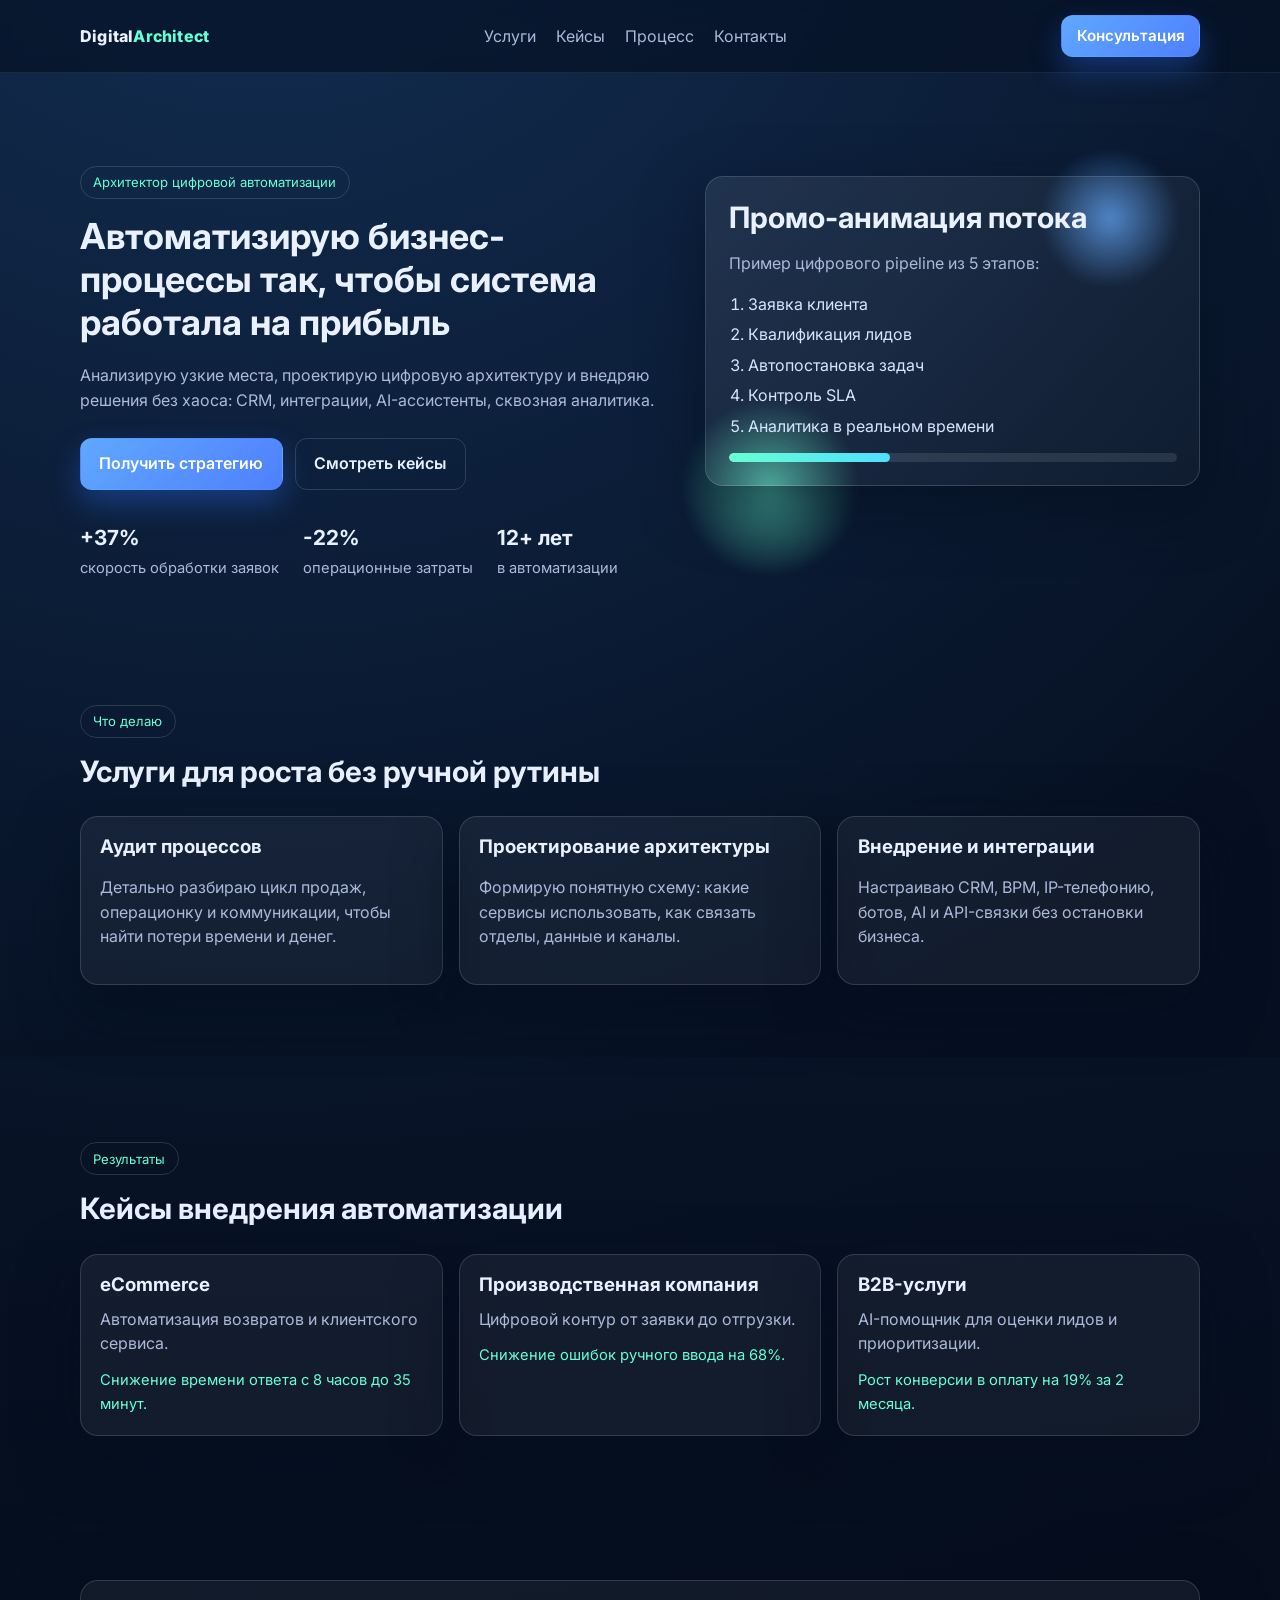
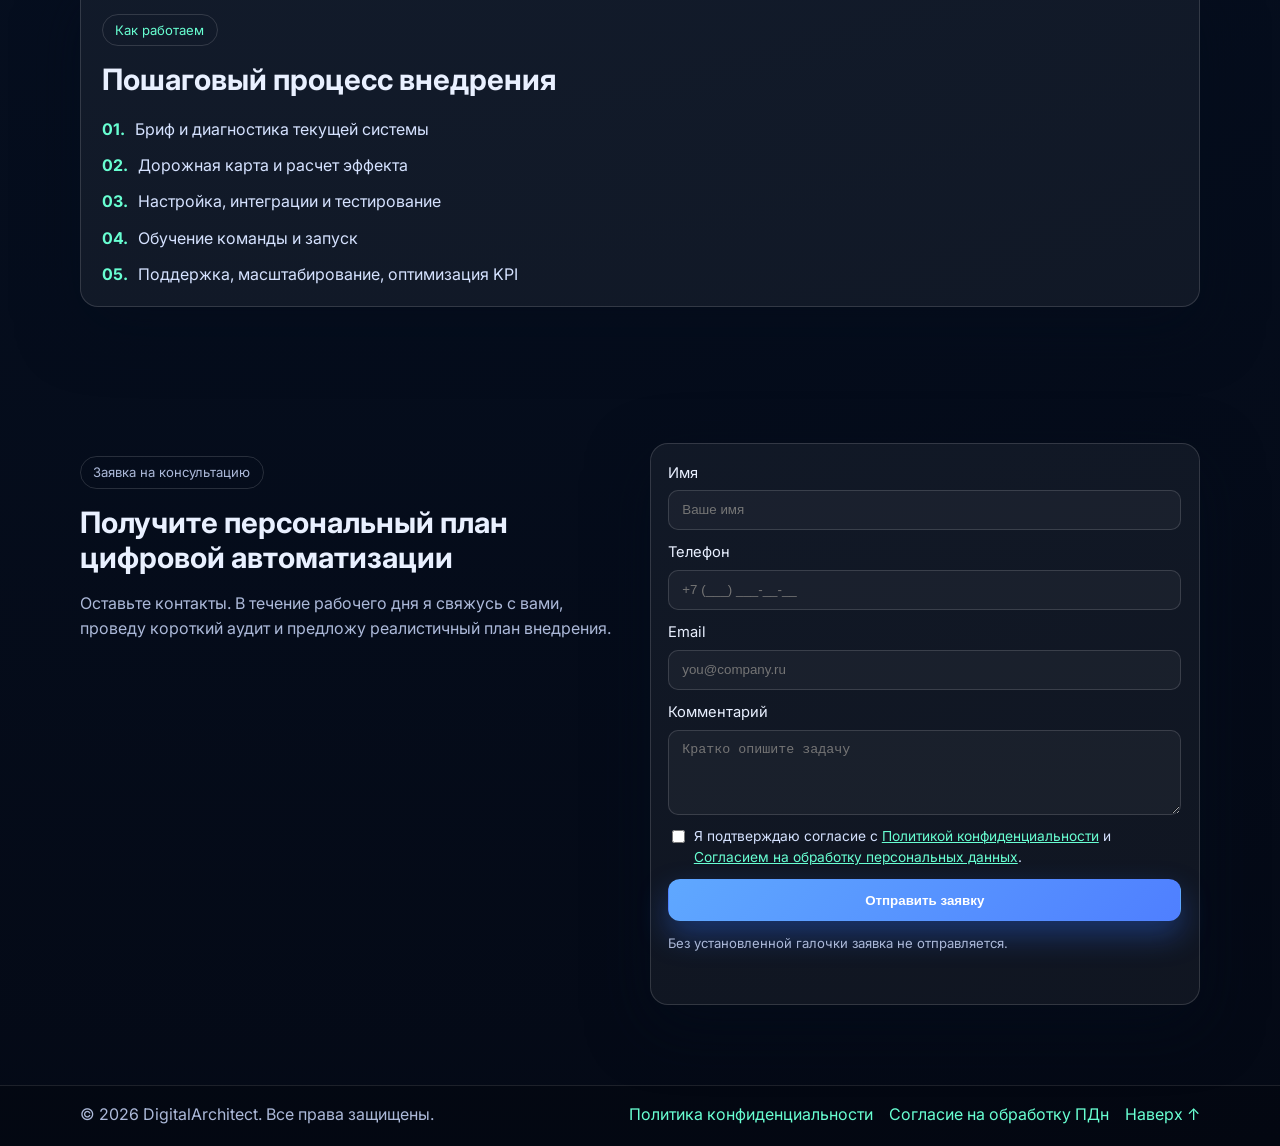
<file: index.html>
<!doctype html>
<html lang="ru">
  <head>
    <meta charset="UTF-8" />
    <meta name="viewport" content="width=device-width, initial-scale=1.0" />
    <meta
      name="description"
      content="Архитектор цифровой автоматизации бизнес-процессов. Ускоряю рутину, снижаю издержки, внедряю прозрачные процессы."
    />
    <title>Архитектор цифровой автоматизации | Консультация</title>
    <link rel="preconnect" href="https://fonts.googleapis.com" />
    <link rel="preconnect" href="https://fonts.gstatic.com" crossorigin />
    <link
      href="https://fonts.googleapis.com/css2?family=Inter:wght@400;500;600;700;800&display=swap"
      rel="stylesheet"
    />
    <link rel="stylesheet" href="styles.css" />
  </head>
  <body>
    <div class="noise-layer" aria-hidden="true"></div>
    <header class="header">
      <div class="container header__inner">
        <a href="#hero" class="logo">Digital<span>Architect</span></a>
        <nav class="nav" aria-label="Главное меню">
          <a href="#services">Услуги</a>
          <a href="#cases">Кейсы</a>
          <a href="#process">Процесс</a>
          <a href="#contact">Контакты</a>
        </nav>
        <a href="#contact" class="btn btn--small">Консультация</a>
      </div>
    </header>

    <main>
      <section id="hero" class="hero">
        <div class="container hero__grid">
          <div class="hero__content reveal">
            <p class="badge">Архитектор цифровой автоматизации</p>
            <h1>Автоматизирую бизнес-процессы так, чтобы система работала на прибыль</h1>
            <p class="hero__lead">
              Анализирую узкие места, проектирую цифровую архитектуру и внедряю
              решения без хаоса: CRM, интеграции, AI-ассистенты, сквозная аналитика.
            </p>
            <div class="hero__actions">
              <a href="#contact" class="btn">Получить стратегию</a>
              <a href="#cases" class="btn btn--ghost">Смотреть кейсы</a>
            </div>
            <ul class="hero__stats">
              <li><strong>+37%</strong><span>скорость обработки заявок</span></li>
              <li><strong>-22%</strong><span>операционные затраты</span></li>
              <li><strong>12+ лет</strong><span>в автоматизации</span></li>
            </ul>
          </div>

          <div class="hero__visual reveal reveal--delay">
            <div class="orb orb--one"></div>
            <div class="orb orb--two"></div>
            <div class="glass-card">
              <h2>Промо-анимация потока</h2>
              <p>Пример цифрового pipeline из 5 этапов:</p>
              <ol class="pipeline">
                <li>Заявка клиента</li>
                <li>Квалификация лидов</li>
                <li>Автопостановка задач</li>
                <li>Контроль SLA</li>
                <li>Аналитика в реальном времени</li>
              </ol>
              <div class="progress-wrap" aria-hidden="true">
                <div class="progress-line"></div>
              </div>
            </div>
          </div>
        </div>
      </section>

      <section id="services" class="section">
        <div class="container">
          <div class="section__head reveal">
            <p class="section__label">Что делаю</p>
            <h2>Услуги для роста без ручной рутины</h2>
          </div>
          <div class="cards">
            <article class="card reveal">
              <h3>Аудит процессов</h3>
              <p>
                Детально разбираю цикл продаж, операционку и коммуникации, чтобы
                найти потери времени и денег.
              </p>
            </article>
            <article class="card reveal">
              <h3>Проектирование архитектуры</h3>
              <p>
                Формирую понятную схему: какие сервисы использовать, как связать
                отделы, данные и каналы.
              </p>
            </article>
            <article class="card reveal">
              <h3>Внедрение и интеграции</h3>
              <p>
                Настраиваю CRM, BPM, IP-телефонию, ботов, AI и API-связки без
                остановки бизнеса.
              </p>
            </article>
          </div>
        </div>
      </section>

      <section id="cases" class="section section--accent">
        <div class="container">
          <div class="section__head reveal">
            <p class="section__label">Результаты</p>
            <h2>Кейсы внедрения автоматизации</h2>
          </div>
          <div class="timeline">
            <article class="timeline__item reveal">
              <h3>eCommerce</h3>
              <p>Автоматизация возвратов и клиентского сервиса.</p>
              <span>Снижение времени ответа с 8 часов до 35 минут.</span>
            </article>
            <article class="timeline__item reveal">
              <h3>Производственная компания</h3>
              <p>Цифровой контур от заявки до отгрузки.</p>
              <span>Снижение ошибок ручного ввода на 68%.</span>
            </article>
            <article class="timeline__item reveal">
              <h3>B2B-услуги</h3>
              <p>AI-помощник для оценки лидов и приоритизации.</p>
              <span>Рост конверсии в оплату на 19% за 2 месяца.</span>
            </article>
          </div>
        </div>
      </section>

      <section id="process" class="section">
        <div class="container process reveal">
          <div>
            <p class="section__label">Как работаем</p>
            <h2>Пошаговый процесс внедрения</h2>
          </div>
          <ul>
            <li><strong>01.</strong> Бриф и диагностика текущей системы</li>
            <li><strong>02.</strong> Дорожная карта и расчет эффекта</li>
            <li><strong>03.</strong> Настройка, интеграции и тестирование</li>
            <li><strong>04.</strong> Обучение команды и запуск</li>
            <li><strong>05.</strong> Поддержка, масштабирование, оптимизация KPI</li>
          </ul>
        </div>
      </section>

      <section id="contact" class="section section--contact">
        <div class="container contact">
          <div class="contact__text reveal">
            <p class="section__label">Заявка на консультацию</p>
            <h2>Получите персональный план цифровой автоматизации</h2>
            <p>
              Оставьте контакты. В течение рабочего дня я свяжусь с вами,
              проведу короткий аудит и предложу реалистичный план внедрения.
            </p>
          </div>

          <form class="contact__form reveal reveal--delay" id="leadForm" novalidate>
            <label>
              Имя
              <input type="text" name="name" placeholder="Ваше имя" required />
            </label>
            <label>
              Телефон
              <input
                type="tel"
                name="phone"
                placeholder="+7 (___) ___-__-__"
                minlength="10"
                required
              />
            </label>
            <label>
              Email
              <input type="email" name="email" placeholder="you@company.ru" required />
            </label>
            <label>
              Комментарий
              <textarea
                name="message"
                rows="4"
                placeholder="Кратко опишите задачу"
              ></textarea>
            </label>
            <label class="consent">
              <input type="checkbox" name="consent" required />
              <span>
                Я подтверждаю согласие с
                <a href="privacy-policy.html" target="_blank" rel="noopener noreferrer">Политикой конфиденциальности</a>
                и
                <a href="personal-data-consent.html" target="_blank" rel="noopener noreferrer">Согласием на обработку персональных данных</a>.
              </span>
            </label>
            <button type="submit" class="btn">Отправить заявку</button>
            <p class="form-note">
              Без установленной галочки заявка не отправляется.
            </p>
            <p id="formStatus" class="form-status" aria-live="polite"></p>
          </form>
        </div>
      </section>
    </main>

    <footer class="footer">
      <div class="container footer__inner">
        <p>© 2026 DigitalArchitect. Все права защищены.</p>
        <div class="footer__links">
          <a href="privacy-policy.html">Политика конфиденциальности</a>
          <a href="personal-data-consent.html">Согласие на обработку ПДн</a>
          <a href="#hero">Наверх ↑</a>
        </div>
      </div>
    </footer>

    <script src="script.js"></script>
  </body>
</html>
</file>
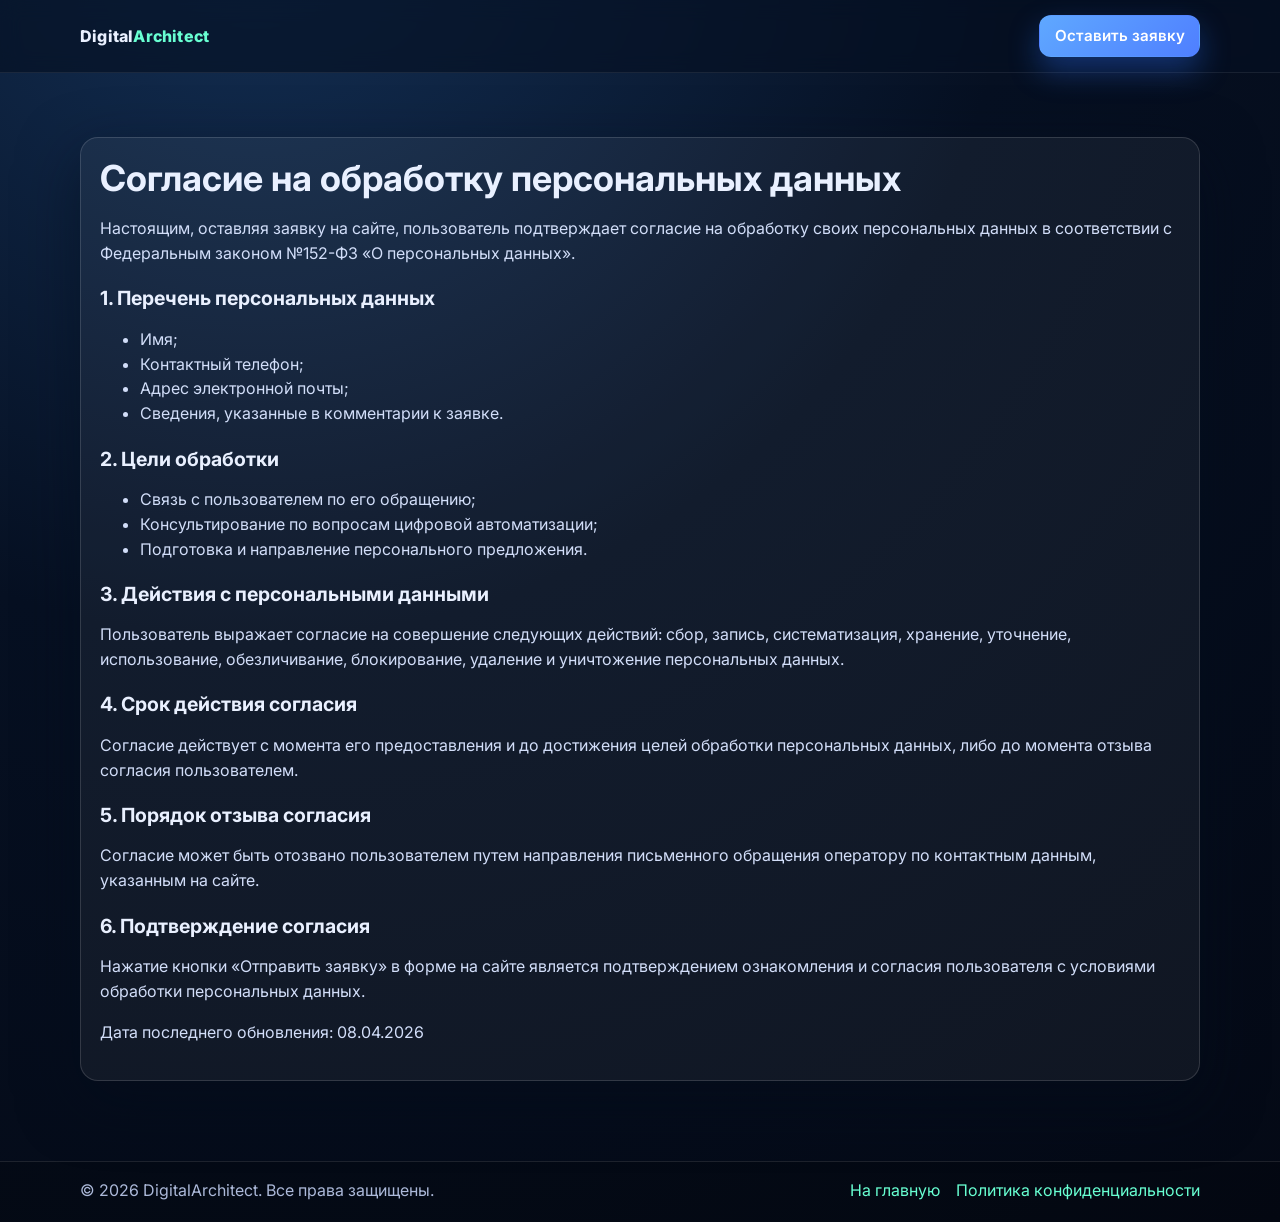
<file: personal-data-consent.html>
<!doctype html>
<html lang="ru">
  <head>
    <meta charset="UTF-8" />
    <meta name="viewport" content="width=device-width, initial-scale=1.0" />
    <meta
      name="description"
      content="Согласие на обработку персональных данных пользователя сайта DigitalArchitect."
    />
    <title>Согласие на обработку персональных данных | DigitalArchitect</title>
    <link rel="preconnect" href="https://fonts.googleapis.com" />
    <link rel="preconnect" href="https://fonts.gstatic.com" crossorigin />
    <link
      href="https://fonts.googleapis.com/css2?family=Inter:wght@400;500;600;700;800&display=swap"
      rel="stylesheet"
    />
    <link rel="stylesheet" href="styles.css" />
  </head>
  <body>
    <div class="noise-layer" aria-hidden="true"></div>
    <header class="header">
      <div class="container header__inner">
        <a href="index.html#hero" class="logo">Digital<span>Architect</span></a>
        <a href="index.html#contact" class="btn btn--small">Оставить заявку</a>
      </div>
    </header>

    <main class="legal">
      <div class="container">
        <article class="legal__box">
          <h1>Согласие на обработку персональных данных</h1>
          <p>
            Настоящим, оставляя заявку на сайте, пользователь подтверждает
            согласие на обработку своих персональных данных в соответствии с
            Федеральным законом №152-ФЗ «О персональных данных».
          </p>

          <h2>1. Перечень персональных данных</h2>
          <ul>
            <li>Имя;</li>
            <li>Контактный телефон;</li>
            <li>Адрес электронной почты;</li>
            <li>Сведения, указанные в комментарии к заявке.</li>
          </ul>

          <h2>2. Цели обработки</h2>
          <ul>
            <li>Связь с пользователем по его обращению;</li>
            <li>Консультирование по вопросам цифровой автоматизации;</li>
            <li>Подготовка и направление персонального предложения.</li>
          </ul>

          <h2>3. Действия с персональными данными</h2>
          <p>
            Пользователь выражает согласие на совершение следующих действий:
            сбор, запись, систематизация, хранение, уточнение, использование,
            обезличивание, блокирование, удаление и уничтожение персональных
            данных.
          </p>

          <h2>4. Срок действия согласия</h2>
          <p>
            Согласие действует с момента его предоставления и до достижения целей
            обработки персональных данных, либо до момента отзыва согласия
            пользователем.
          </p>

          <h2>5. Порядок отзыва согласия</h2>
          <p>
            Согласие может быть отозвано пользователем путем направления
            письменного обращения оператору по контактным данным, указанным на
            сайте.
          </p>

          <h2>6. Подтверждение согласия</h2>
          <p>
            Нажатие кнопки «Отправить заявку» в форме на сайте является
            подтверждением ознакомления и согласия пользователя с условиями
            обработки персональных данных.
          </p>

          <p>
            Дата последнего обновления: 08.04.2026
          </p>
        </article>
      </div>
    </main>

    <footer class="footer">
      <div class="container footer__inner">
        <p>© 2026 DigitalArchitect. Все права защищены.</p>
        <div class="footer__links">
          <a href="index.html">На главную</a>
          <a href="privacy-policy.html">Политика конфиденциальности</a>
        </div>
      </div>
    </footer>
  </body>
</html>
</file>
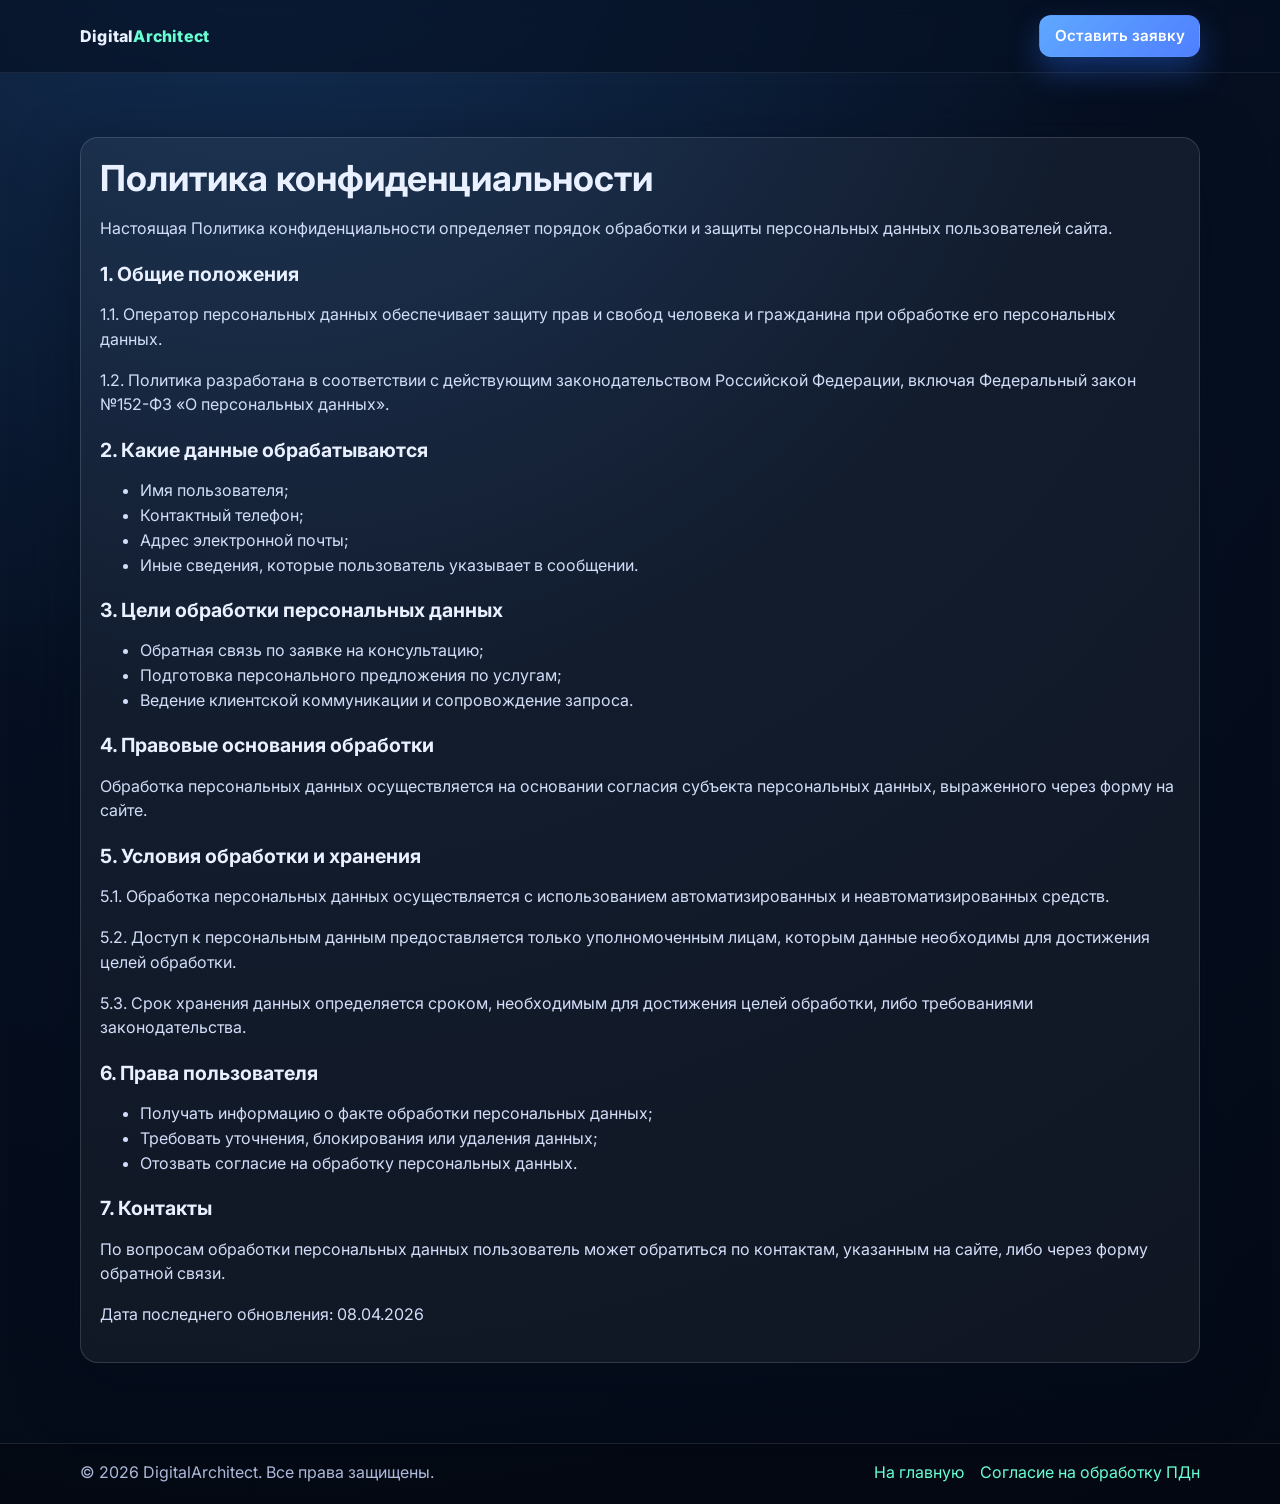
<file: privacy-policy.html>
<!doctype html>
<html lang="ru">
  <head>
    <meta charset="UTF-8" />
    <meta name="viewport" content="width=device-width, initial-scale=1.0" />
    <meta
      name="description"
      content="Политика конфиденциальности сайта Архитектора цифровой автоматизации бизнес-процессов."
    />
    <title>Политика конфиденциальности | DigitalArchitect</title>
    <link rel="preconnect" href="https://fonts.googleapis.com" />
    <link rel="preconnect" href="https://fonts.gstatic.com" crossorigin />
    <link
      href="https://fonts.googleapis.com/css2?family=Inter:wght@400;500;600;700;800&display=swap"
      rel="stylesheet"
    />
    <link rel="stylesheet" href="styles.css" />
  </head>
  <body>
    <div class="noise-layer" aria-hidden="true"></div>
    <header class="header">
      <div class="container header__inner">
        <a href="index.html#hero" class="logo">Digital<span>Architect</span></a>
        <a href="index.html#contact" class="btn btn--small">Оставить заявку</a>
      </div>
    </header>

    <main class="legal">
      <div class="container">
        <article class="legal__box">
          <h1>Политика конфиденциальности</h1>
          <p>
            Настоящая Политика конфиденциальности определяет порядок обработки и
            защиты персональных данных пользователей сайта.
          </p>

          <h2>1. Общие положения</h2>
          <p>
            1.1. Оператор персональных данных обеспечивает защиту прав и свобод
            человека и гражданина при обработке его персональных данных.
          </p>
          <p>
            1.2. Политика разработана в соответствии с действующим
            законодательством Российской Федерации, включая Федеральный закон
            №152-ФЗ «О персональных данных».
          </p>

          <h2>2. Какие данные обрабатываются</h2>
          <ul>
            <li>Имя пользователя;</li>
            <li>Контактный телефон;</li>
            <li>Адрес электронной почты;</li>
            <li>Иные сведения, которые пользователь указывает в сообщении.</li>
          </ul>

          <h2>3. Цели обработки персональных данных</h2>
          <ul>
            <li>Обратная связь по заявке на консультацию;</li>
            <li>Подготовка персонального предложения по услугам;</li>
            <li>Ведение клиентской коммуникации и сопровождение запроса.</li>
          </ul>

          <h2>4. Правовые основания обработки</h2>
          <p>
            Обработка персональных данных осуществляется на основании согласия
            субъекта персональных данных, выраженного через форму на сайте.
          </p>

          <h2>5. Условия обработки и хранения</h2>
          <p>
            5.1. Обработка персональных данных осуществляется с использованием
            автоматизированных и неавтоматизированных средств.
          </p>
          <p>
            5.2. Доступ к персональным данным предоставляется только
            уполномоченным лицам, которым данные необходимы для достижения целей
            обработки.
          </p>
          <p>
            5.3. Срок хранения данных определяется сроком, необходимым для
            достижения целей обработки, либо требованиями законодательства.
          </p>

          <h2>6. Права пользователя</h2>
          <ul>
            <li>Получать информацию о факте обработки персональных данных;</li>
            <li>Требовать уточнения, блокирования или удаления данных;</li>
            <li>Отозвать согласие на обработку персональных данных.</li>
          </ul>

          <h2>7. Контакты</h2>
          <p>
            По вопросам обработки персональных данных пользователь может
            обратиться по контактам, указанным на сайте, либо через форму
            обратной связи.
          </p>

          <p>
            Дата последнего обновления: 08.04.2026
          </p>
        </article>
      </div>
    </main>

    <footer class="footer">
      <div class="container footer__inner">
        <p>© 2026 DigitalArchitect. Все права защищены.</p>
        <div class="footer__links">
          <a href="index.html">На главную</a>
          <a href="personal-data-consent.html">Согласие на обработку ПДн</a>
        </div>
      </div>
    </footer>
  </body>
</html>
</file>
<file: styles.css>
:root {
  --bg: #061022;
  --bg-soft: #0b1830;
  --text: #e9f0ff;
  --muted: #acb9d9;
  --primary: #5fa8ff;
  --accent: #68ffd2;
  --danger: #ff6f91;
  --card: rgba(255, 255, 255, 0.05);
  --border: rgba(255, 255, 255, 0.14);
  --radius: 18px;
  --shadow: 0 20px 60px rgba(3, 13, 28, 0.55);
}

*,
*::before,
*::after {
  box-sizing: border-box;
}

html,
body {
  margin: 0;
  padding: 0;
}

body {
  font-family: "Inter", Arial, sans-serif;
  color: var(--text);
  background: radial-gradient(circle at 20% -10%, #143157 0%, var(--bg) 45%, #040915 100%);
  line-height: 1.55;
  overflow-x: hidden;
}

.noise-layer {
  position: fixed;
  inset: 0;
  pointer-events: none;
  opacity: 0.08;
  background-image: radial-gradient(#fff 0.5px, transparent 0.5px);
  background-size: 4px 4px;
  z-index: 0;
}

.container {
  width: min(1120px, calc(100% - 2rem));
  margin-inline: auto;
  position: relative;
  z-index: 1;
}

.header {
  position: sticky;
  top: 0;
  z-index: 10;
  backdrop-filter: blur(10px);
  background: rgba(6, 16, 34, 0.65);
  border-bottom: 1px solid rgba(255, 255, 255, 0.08);
}

.header__inner {
  display: flex;
  align-items: center;
  justify-content: space-between;
  padding: 0.95rem 0;
  gap: 1rem;
}

.logo {
  font-weight: 800;
  letter-spacing: 0.2px;
  text-decoration: none;
  color: var(--text);
}

.logo span {
  color: var(--accent);
}

.nav {
  display: flex;
  gap: 1.25rem;
}

.nav a {
  color: var(--muted);
  text-decoration: none;
  transition: color 0.25s ease;
}

.nav a:hover {
  color: var(--text);
}

.btn {
  display: inline-flex;
  align-items: center;
  justify-content: center;
  gap: 0.5rem;
  border: 1px solid transparent;
  border-radius: 12px;
  background: linear-gradient(135deg, var(--primary), #4f7fff);
  color: #fff;
  text-decoration: none;
  font-weight: 600;
  padding: 0.78rem 1.15rem;
  transition: transform 0.2s ease, box-shadow 0.25s ease, background 0.25s ease;
  box-shadow: 0 14px 30px rgba(46, 115, 255, 0.35);
}

.btn:hover {
  transform: translateY(-2px);
  box-shadow: 0 18px 34px rgba(46, 115, 255, 0.45);
}

.btn--small {
  padding: 0.5rem 0.9rem;
  font-size: 0.95rem;
}

.btn--ghost {
  background: transparent;
  color: var(--text);
  border-color: var(--border);
  box-shadow: none;
}

.hero {
  padding: 5rem 0 2.5rem;
}

.hero__grid {
  display: grid;
  grid-template-columns: 1.2fr 1fr;
  gap: 2rem;
  align-items: center;
}

.badge,
.section__label {
  display: inline-block;
  padding: 0.32rem 0.78rem;
  border: 1px solid var(--border);
  border-radius: 999px;
  color: var(--accent);
  font-size: 0.82rem;
  margin-bottom: 1rem;
}

h1,
h2,
h3 {
  margin: 0;
  line-height: 1.2;
}

h1 {
  font-size: clamp(2rem, 2.8vw, 3.1rem);
}

h2 {
  font-size: clamp(1.6rem, 2.3vw, 2.35rem);
}

.hero__lead {
  color: var(--muted);
  max-width: 60ch;
  margin: 1.2rem 0 1.6rem;
}

.hero__actions {
  display: flex;
  gap: 0.75rem;
  flex-wrap: wrap;
}

.hero__stats {
  margin: 2rem 0 0;
  padding: 0;
  list-style: none;
  display: flex;
  flex-wrap: wrap;
  gap: 1.5rem;
}

.hero__stats li {
  display: grid;
  gap: 0.2rem;
}

.hero__stats strong {
  font-size: 1.3rem;
}

.hero__stats span {
  color: var(--muted);
  font-size: 0.92rem;
}

.hero__visual {
  position: relative;
  min-height: 380px;
}

.orb {
  position: absolute;
  border-radius: 50%;
  filter: blur(4px);
  opacity: 0.8;
  animation: float 8s ease-in-out infinite;
}

.orb--one {
  width: 140px;
  height: 140px;
  top: -28px;
  right: 20px;
  background: radial-gradient(circle, rgba(95, 168, 255, 0.9) 0%, rgba(95, 168, 255, 0) 70%);
}

.orb--two {
  width: 180px;
  height: 180px;
  bottom: -22px;
  left: -25px;
  animation-delay: 1.2s;
  background: radial-gradient(circle, rgba(104, 255, 210, 0.75) 0%, rgba(104, 255, 210, 0) 70%);
}

.glass-card {
  position: relative;
  z-index: 2;
  background: linear-gradient(135deg, rgba(255, 255, 255, 0.08), rgba(255, 255, 255, 0.03));
  border: 1px solid var(--border);
  border-radius: var(--radius);
  box-shadow: var(--shadow);
  padding: 1.4rem;
}

.glass-card p {
  color: var(--muted);
}

.pipeline {
  margin: 0;
  padding-left: 1.2rem;
  color: #d8e5ff;
}

.pipeline li {
  margin-bottom: 0.35rem;
}

.progress-wrap {
  margin-top: 0.95rem;
  height: 9px;
  border-radius: 999px;
  background: rgba(255, 255, 255, 0.1);
  overflow: hidden;
}

.progress-line {
  height: 100%;
  width: 36%;
  background: linear-gradient(90deg, var(--accent), #4fdfff);
  border-radius: inherit;
  animation: pulseLine 3.2s ease-in-out infinite;
}

.section {
  padding: 4.5rem 0;
}

.section--accent {
  background: linear-gradient(180deg, rgba(10, 22, 44, 0.45), rgba(8, 16, 31, 0.1));
}

.section__head {
  margin-bottom: 1.7rem;
}

.cards {
  display: grid;
  grid-template-columns: repeat(3, minmax(0, 1fr));
  gap: 1rem;
}

.card,
.timeline__item,
.process,
.contact__form {
  background: var(--card);
  border: 1px solid var(--border);
  border-radius: var(--radius);
  box-shadow: var(--shadow);
}

.card {
  padding: 1.2rem;
}

.card p {
  color: var(--muted);
}

.timeline {
  display: grid;
  grid-template-columns: repeat(3, minmax(0, 1fr));
  gap: 1rem;
}

.timeline__item {
  padding: 1.2rem;
}

.timeline__item p {
  margin: 0.65rem 0;
  color: var(--muted);
}

.timeline__item span {
  color: var(--accent);
  font-size: 0.92rem;
}

.process {
  padding: 1.2rem 1.3rem;
}

.process ul {
  margin: 1.2rem 0 0;
  padding: 0;
  list-style: none;
  display: grid;
  gap: 0.72rem;
}

.process li {
  color: #d5e2ff;
}

.process strong {
  color: var(--accent);
  margin-right: 0.4rem;
}

.section--contact {
  padding-top: 4rem;
  padding-bottom: 5rem;
}

.contact {
  display: grid;
  grid-template-columns: 1fr 1fr;
  gap: 1.2rem;
}

.contact__text p {
  color: var(--muted);
}

.contact__form {
  padding: 1.1rem;
  display: grid;
  gap: 0.72rem;
}

.contact__form label {
  display: grid;
  gap: 0.35rem;
  font-size: 0.92rem;
}

.contact__form input,
.contact__form textarea {
  width: 100%;
  border: 1px solid var(--border);
  background: rgba(255, 255, 255, 0.04);
  color: var(--text);
  border-radius: 10px;
  padding: 0.72rem 0.82rem;
  outline: none;
  transition: border-color 0.25s ease, box-shadow 0.25s ease;
}

.contact__form input:focus,
.contact__form textarea:focus {
  border-color: var(--primary);
  box-shadow: 0 0 0 3px rgba(95, 168, 255, 0.2);
}

.form-note {
  margin: 0;
  font-size: 0.82rem;
  color: var(--muted);
}

.form-note a {
  color: var(--accent);
}

.consent {
  display: flex !important;
  align-items: flex-start;
  gap: 0.6rem;
  font-size: 0.86rem !important;
  color: #d5e2ff;
}

.consent input[type="checkbox"] {
  width: 17px;
  height: 17px;
  margin-top: 0.12rem;
  accent-color: var(--primary);
}

.consent span {
  line-height: 1.5;
}

.consent a {
  color: var(--accent);
}

.consent--error {
  border: 1px solid rgba(255, 111, 145, 0.9);
  border-radius: 10px;
  padding: 0.5rem 0.6rem;
  background: rgba(255, 111, 145, 0.08);
}

.consent--error input[type="checkbox"] {
  outline: 2px solid rgba(255, 111, 145, 0.95);
  outline-offset: 2px;
}

.form-status {
  margin: 0.15rem 0 0;
  min-height: 1.2rem;
  font-size: 0.9rem;
}

.form-status.is-success {
  color: var(--accent);
}

.form-status.is-error {
  color: var(--danger);
}

.footer {
  border-top: 1px solid rgba(255, 255, 255, 0.1);
  padding: 1rem 0 1.2rem;
  background: rgba(0, 0, 0, 0.2);
}

.footer__inner {
  display: flex;
  justify-content: space-between;
  align-items: center;
  gap: 1rem;
  flex-wrap: wrap;
}

.footer p {
  margin: 0;
  color: var(--muted);
}

.footer a {
  color: var(--accent);
  text-decoration: none;
}

.footer__links {
  display: flex;
  gap: 1rem;
  align-items: center;
  flex-wrap: wrap;
}

.legal {
  padding: 4rem 0 5rem;
}

.legal__box {
  background: var(--card);
  border: 1px solid var(--border);
  border-radius: var(--radius);
  box-shadow: var(--shadow);
  padding: 1.2rem;
}

.legal__box h1 {
  margin-bottom: 0.85rem;
}

.legal__box h2 {
  margin-top: 1.35rem;
  margin-bottom: 0.55rem;
  font-size: 1.22rem;
}

.legal__box p,
.legal__box li {
  color: #d2def9;
}

.reveal {
  opacity: 0;
  transform: translateY(16px);
  transition: opacity 0.65s ease, transform 0.65s ease;
}

.reveal--delay {
  transition-delay: 0.2s;
}

.reveal.is-visible {
  opacity: 1;
  transform: translateY(0);
}

@keyframes float {
  0%,
  100% {
    transform: translateY(0px);
  }
  50% {
    transform: translateY(-13px);
  }
}

@keyframes pulseLine {
  0%,
  100% {
    width: 22%;
  }
  50% {
    width: 92%;
  }
}

@media (max-width: 980px) {
  .nav {
    display: none;
  }

  .hero__grid,
  .cards,
  .timeline,
  .contact {
    grid-template-columns: 1fr;
  }

  .hero {
    padding-top: 3.4rem;
  }
}

@media (max-width: 560px) {
  .hero__actions {
    flex-direction: column;
    align-items: stretch;
  }

  .btn {
    width: 100%;
  }
}
</file>
